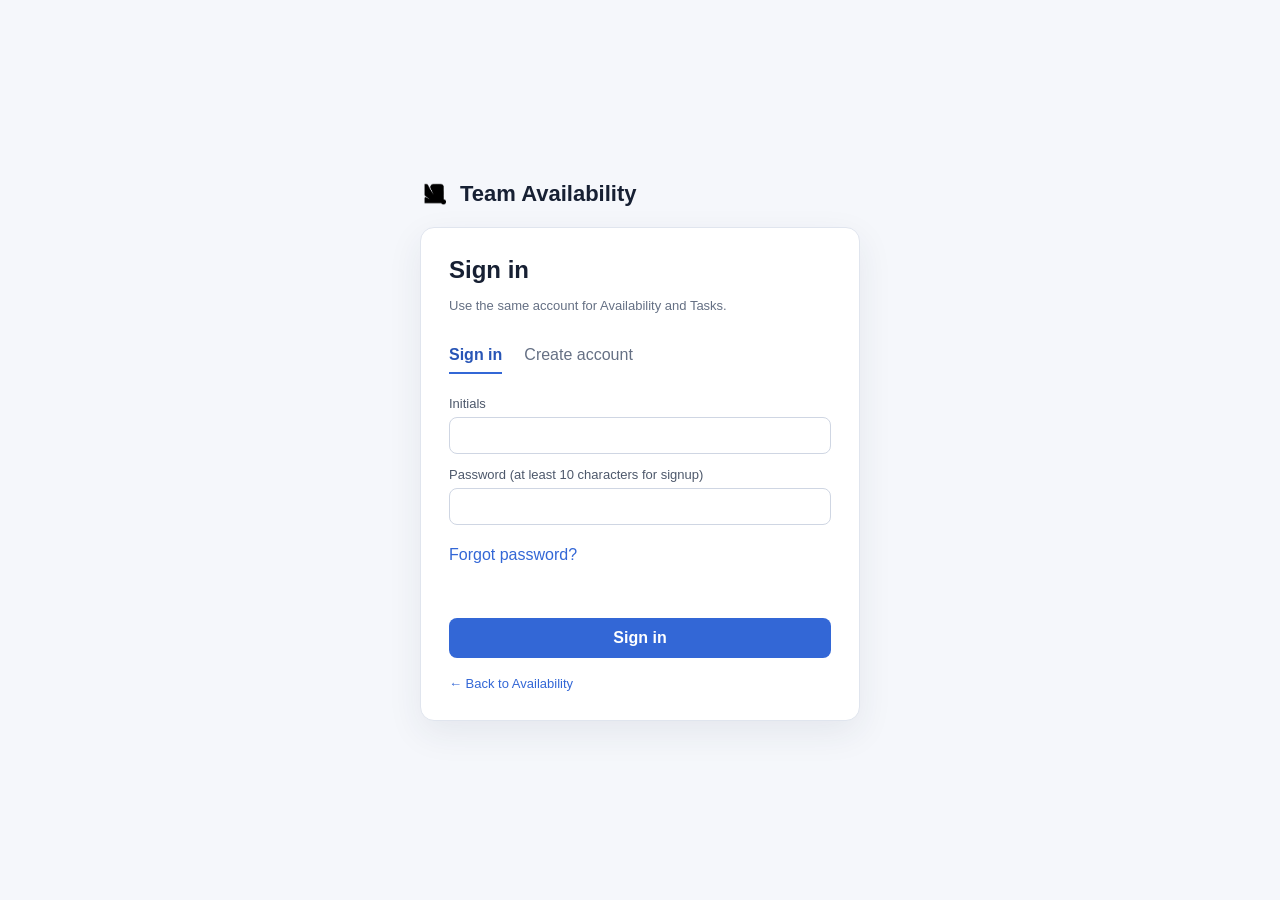
<file: templates/auth.html>
<!DOCTYPE html>
<html lang="en">
<head>
    <meta charset="UTF-8">
    <meta name="viewport" content="width=device-width, initial-scale=1">
    <title>Sign in | Kenwer Drones</title>
    <link rel="icon" href="/static/icon.png">
    <style>
        :root { color-scheme: light; font-family: Arial, sans-serif; color: #172033; background: #f5f7fb; }
        * { box-sizing: border-box; }
        body { min-height: 100vh; margin: 0; display: grid; place-items: center; padding: 24px; }
        .auth-shell { width: min(440px, 100%); }
        .brand { display: flex; align-items: center; gap: 10px; margin-bottom: 18px; font-size: 22px; font-weight: 700; }
        .brand img { width: 30px; height: 30px; }
        .card { background: #fff; border: 1px solid #e0e5ee; border-radius: 14px; padding: 28px; box-shadow: 0 12px 35px rgba(32, 48, 80, .08); }
        h1 { margin: 0 0 6px; font-size: 24px; }
        .muted { color: #657084; font-size: 13px; line-height: 1.45; }
        .tabs { display: flex; gap: 8px; margin: 22px 0; }
        button, input, select { font: inherit; }
        button { cursor: pointer; }
        .tab, .link-button { border: 0; background: transparent; color: #3367d6; padding: 8px 0; }
        .tab { border-bottom: 2px solid transparent; margin-right: 14px; color: #657084; }
        .tab.active { color: #2855b6; border-color: #3367d6; font-weight: 700; }
        label { display: block; margin: 13px 0; color: #4d586b; font-size: 13px; }
        input, select { display: block; width: 100%; margin-top: 6px; padding: 10px 11px; border: 1px solid #cfd6e3; border-radius: 8px; color: #172033; background: #fff; }
        input:focus, select:focus { outline: 2px solid #b8cdf8; border-color: #3367d6; }
        .primary { width: 100%; margin-top: 14px; padding: 11px; border: 0; border-radius: 8px; background: #3367d6; color: #fff; font-weight: 700; }
        .primary:hover { background: #2855b6; }
        .secondary { width: 100%; margin-top: 10px; padding: 10px; border: 1px solid #cfd6e3; border-radius: 8px; background: #fff; color: #39465d; }
        .error { min-height: 20px; margin: 12px 0 0; color: #b42318; font-size: 13px; }
        .success { color: #176b3a; }
        .question { padding: 10px 12px; border-radius: 8px; background: #f1f5ff; color: #294a91; font-size: 13px; }
        .back { display: inline-block; margin-top: 18px; color: #3367d6; text-decoration: none; font-size: 13px; }
        [hidden] { display: none !important; }
    </style>
</head>
<body>
    <main class="auth-shell">
        <div class="brand"><img src="/static/icon.png" alt="">Team Availability</div>
        <section class="card">
            <h1 id="title">Sign in</h1>
            <p class="muted" id="subtitle">Use the same account for Availability and Tasks.</p>
            <div class="tabs" role="tablist" aria-label="Account action">
                <button class="tab active" id="login-tab" type="button">Sign in</button>
                <button class="tab" id="signup-tab" type="button">Create account</button>
            </div>
            <form id="auth-form">
                <div id="signup-fields" hidden>
                    <label>Your name<input id="name" maxlength="60" autocomplete="name"></label>
                </div>
                <label>Initials<input id="initials" required pattern="[A-Za-z]{2,3}" minlength="2" maxlength="3" autocomplete="username"></label>
                <label id="password-label">Password (at least 10 characters for signup)<input id="password" required type="password" maxlength="256" autocomplete="current-password"></label>
                <div id="signup-recovery" hidden>
                    <p class="question">What is your nickname?</p>
                    <label>Nickname answer<input id="security-answer" maxlength="256" autocomplete="off"></label>
                    <label>City<input id="city" maxlength="100"></label>
                    <label>Country<input id="country" maxlength="100"></label>
                </div>
                <div id="reset-fields" hidden>
                    <p class="question" id="recovery-question"></p>
                    <label>Nickname answer<input id="reset-answer" maxlength="256" autocomplete="off"></label>
                    <label>New password<input id="new-password" type="password" minlength="10" maxlength="256" autocomplete="new-password"></label>
                </div>
                <button class="link-button" id="forgot" type="button">Forgot password?</button>
                <p class="error" id="message" role="alert"></p>
                <button class="primary" id="submit" type="submit">Sign in</button>
                <button class="secondary" id="cancel-recovery" type="button" hidden>Back to sign in</button>
            </form>
            <a class="back" href="/">← Back to Availability</a>
        </section>
    </main>
    <script src="/static/auth.js" defer></script>
</body>
</html>
</file>
